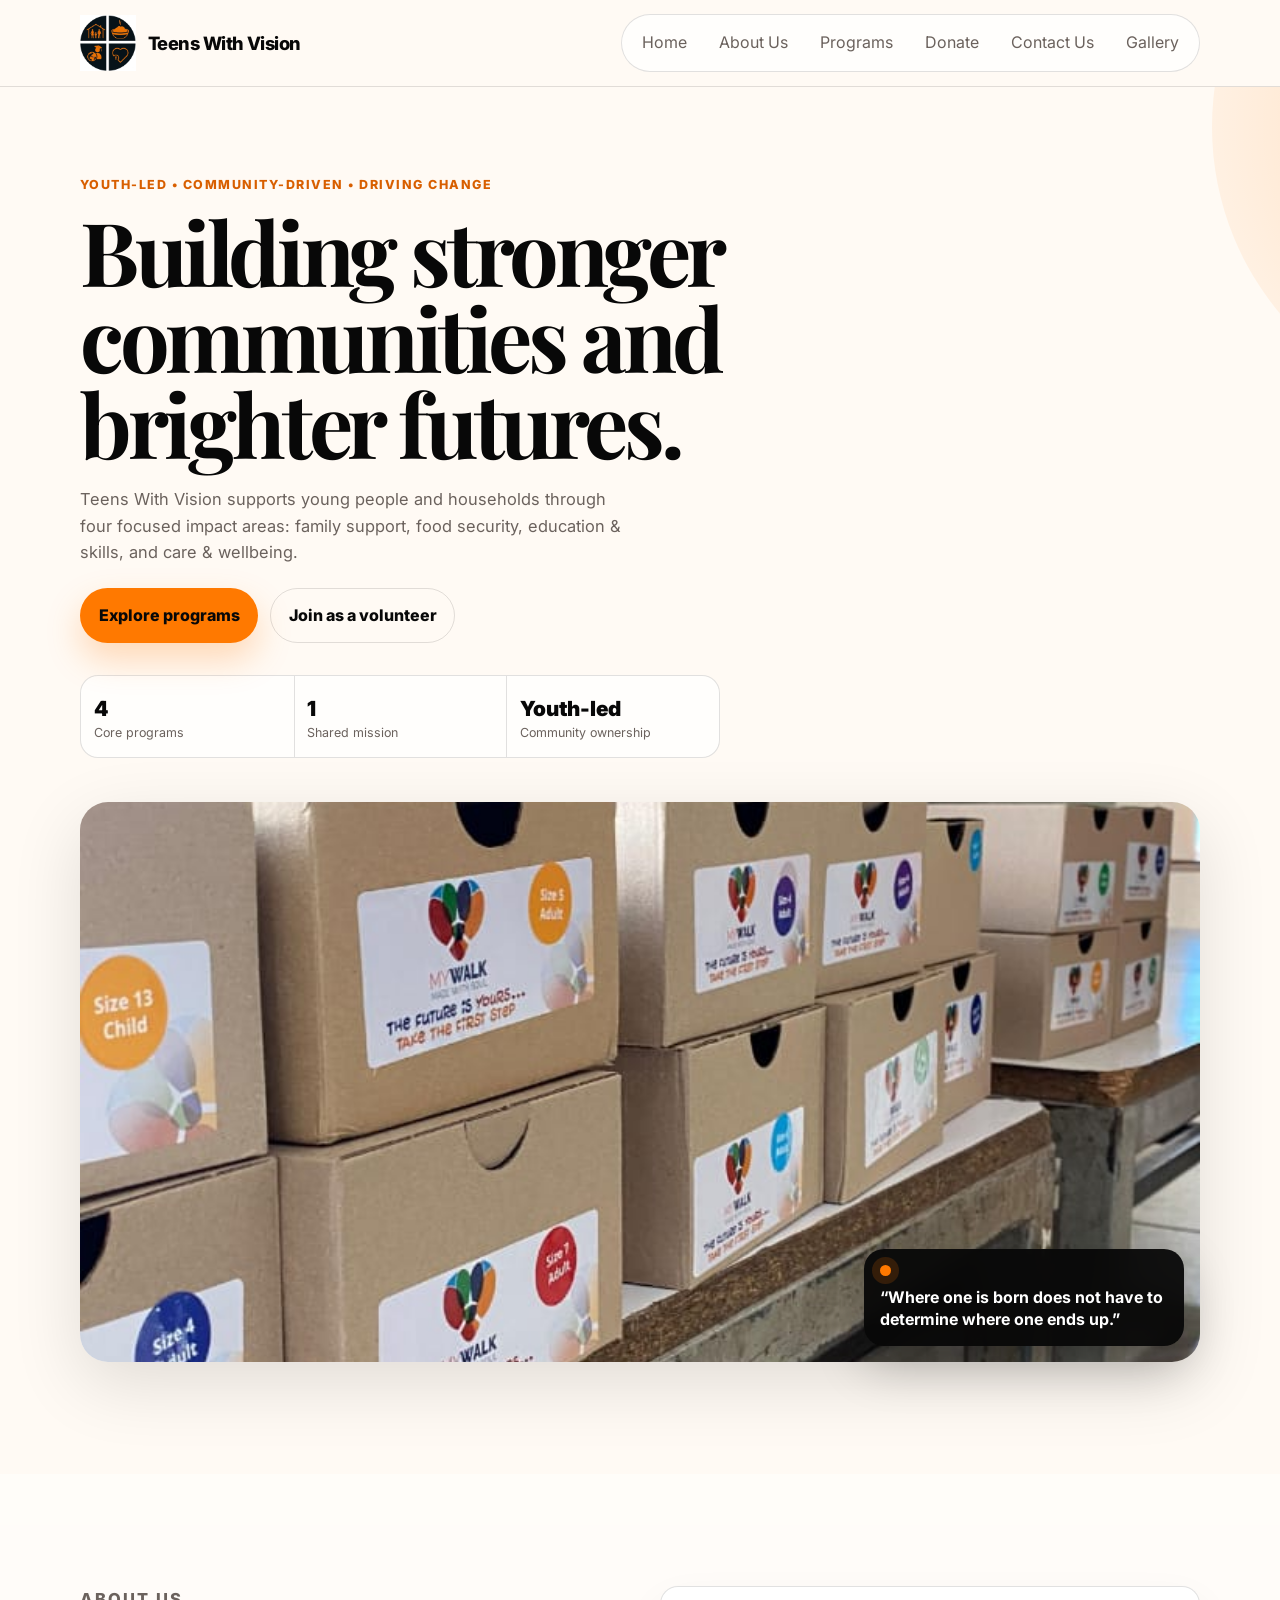
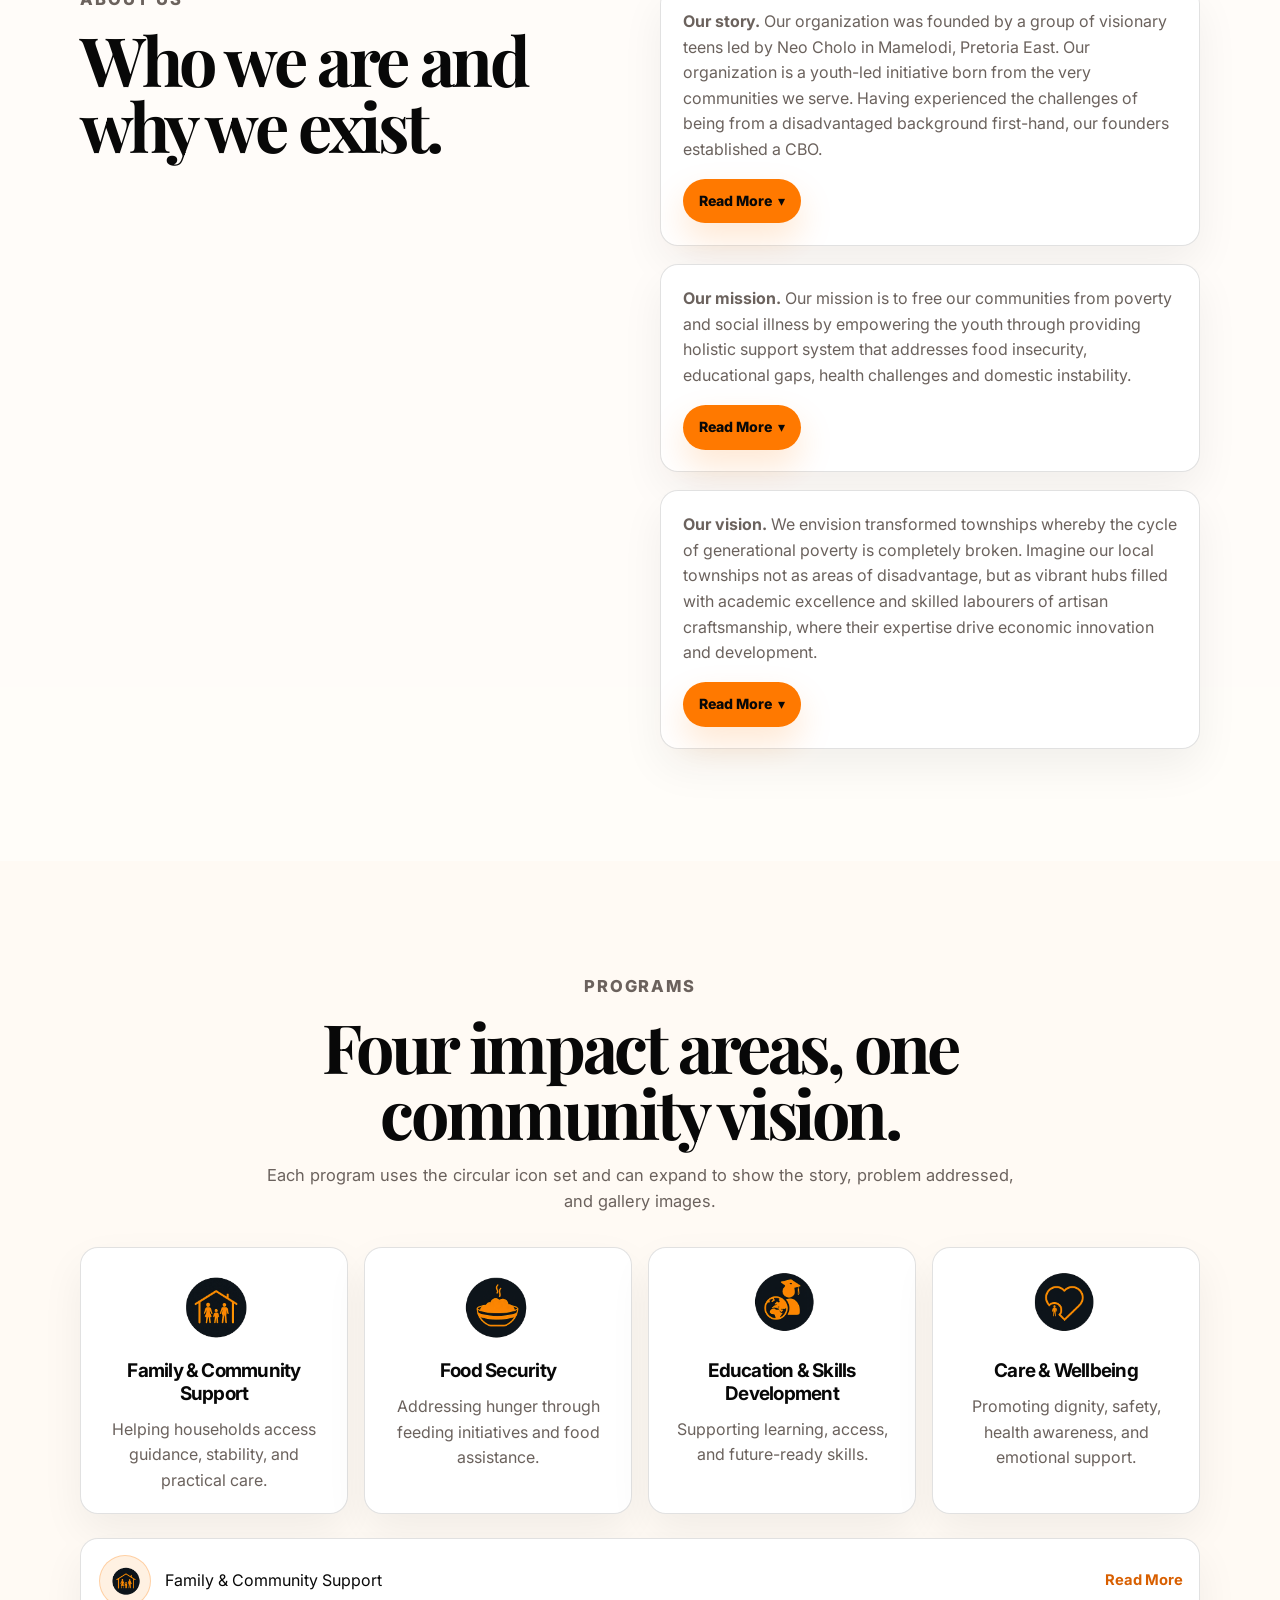
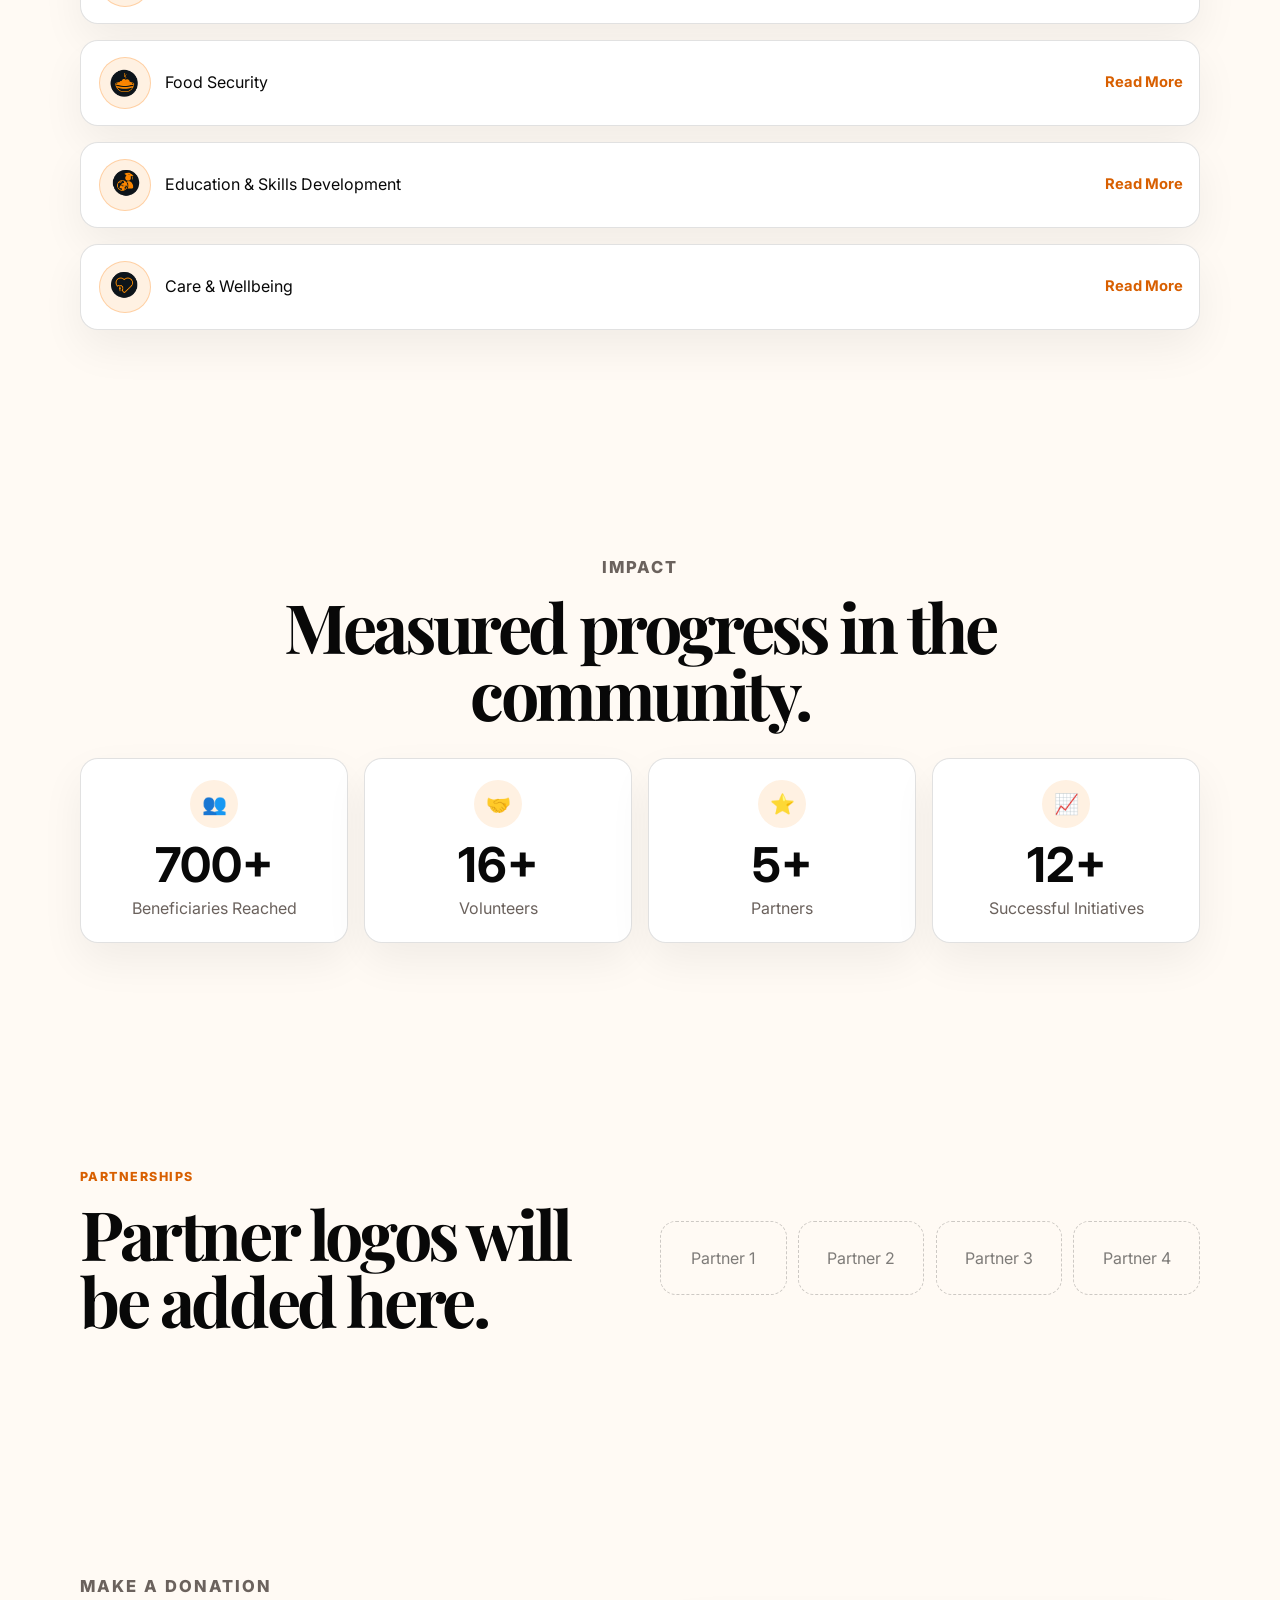
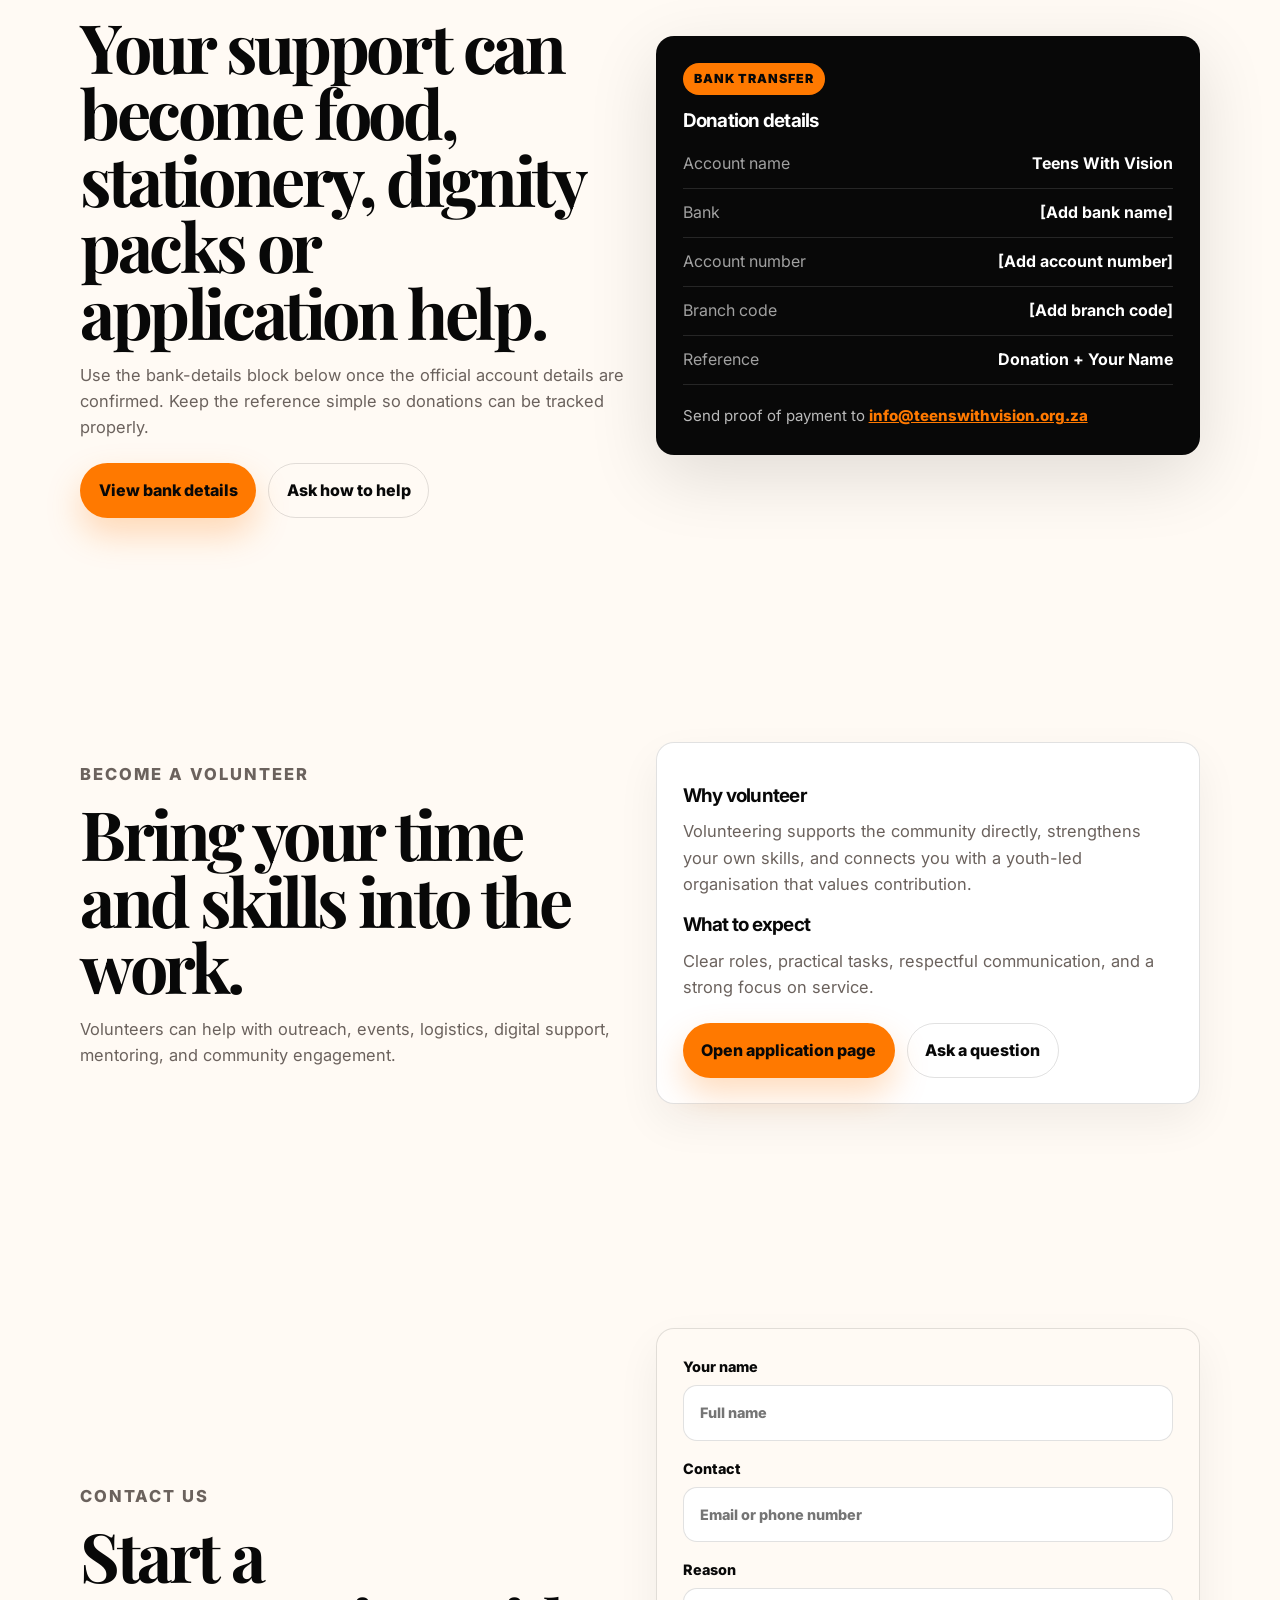
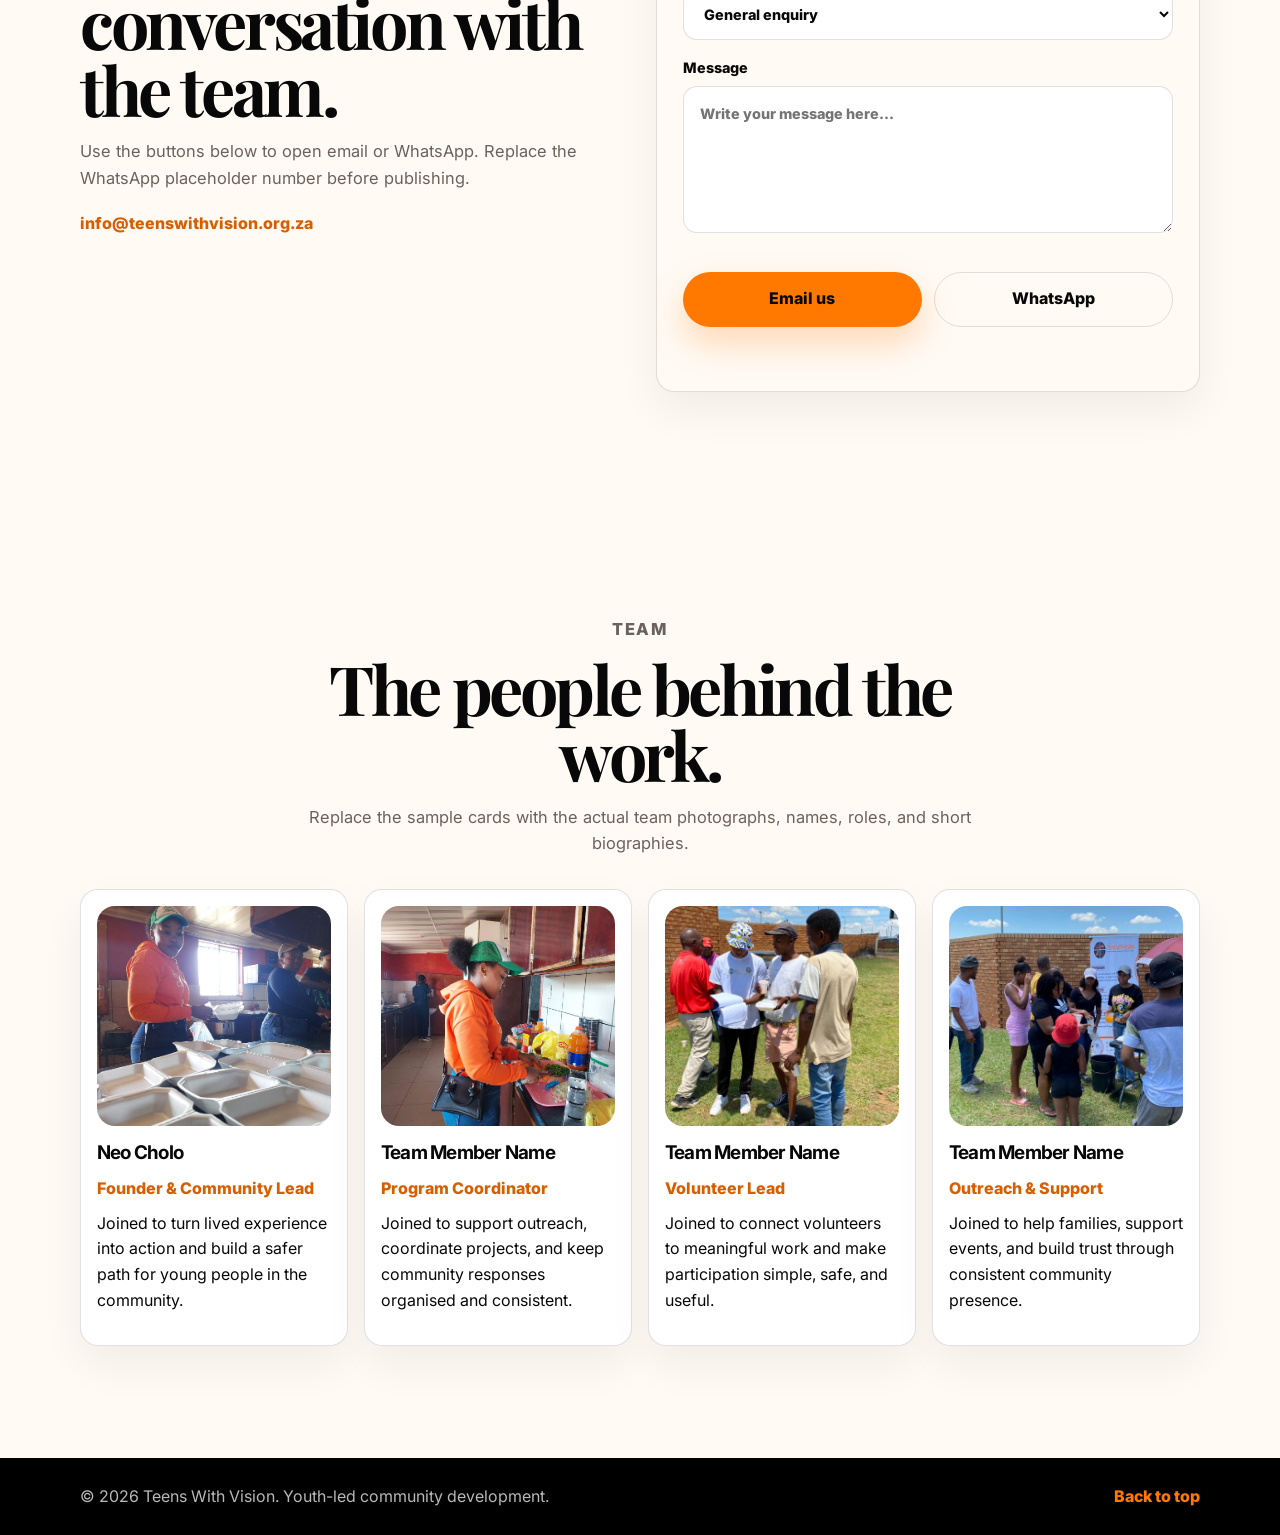
<file: index.html>
<!DOCTYPE html>
<html lang="en">
<head>
  <meta charset="UTF-8" />
  <meta name="viewport" content="width=device-width, initial-scale=1.0" />
  <meta name="description" content="Teens With Vision is a youth-led, community-driven organisation focused on family support, food security, education, and care & wellbeing." />
  <title>Teens With Vision | Community Impact</title>
  <link rel="preconnect" href="https://fonts.googleapis.com" />
  <link rel="preconnect" href="https://fonts.gstatic.com" crossorigin />
  <link href="https://fonts.googleapis.com/css2?family=Inter:wght@400;500;600;700;800;900&family=Playfair+Display:wght@700;800&display=swap" rel="stylesheet" />
  <link rel="stylesheet" href="styles.css" />
</head>
<body>
  <a class="skip-link" href="#main">Skip to content</a>

  <header class="site-header" data-header>
    <div class="nav-wrap">
      <a class="brand" href="index.html" aria-label="Teens With Vision home">
        <img class="brand-logo" src="assets/Logos/Official Icon.jpeg" alt="Teens With Vision logo" />
        <span class="brand-name">Teens With Vision</span>
      </a>

      <button class="nav-toggle" type="button" aria-label="Open menu" aria-expanded="false" aria-controls="site-menu" data-nav-toggle>
        <span></span><span></span><span></span>
      </button>

      <nav class="site-nav" id="site-menu" data-nav-menu>
        <a href="#home">Home</a>
        <a href="#about">About Us</a>
        <a href="#programs">Programs</a>
        <a href="#donate">Donate</a>
        <a href="#contact">Contact Us</a>
        <a href="gallery.html">Gallery</a>
      </nav>
    </div>
  </header>

  <main id="main">
    <section class="hero section-pad" id="home">
      <div class="hero-grid container">
        <div class="hero-copy reveal">
          <p class="eyebrow">Youth-led • Community-driven • Driving Change</p>
          <h1>Building stronger communities and brighter futures.</h1>
          <p class="hero-lead">Teens With Vision supports young people and households through four focused impact areas: family support, food security, education & skills, and care & wellbeing.</p>
          <div class="hero-actions">
            <a class="btn btn-primary" href="#programs" data-ripple>Explore programs</a>
            <a class="btn btn-secondary" href="#volunteer" data-ripple>Join as a volunteer</a>
          </div>
          <dl class="impact-strip" aria-label="Organisation overview">
            <div><dt>4</dt><dd>Core programs</dd></div>
            <div><dt>1</dt><dd>Shared mission</dd></div>
            <div><dt>Youth-led</dt><dd>Community ownership</dd></div>
          </dl>
        </div>
      </div>
    </section>

    <section class="feature-image section-pad" aria-label="Featured community image">
      <div class="container">
        <div class="hero-visual reveal delay-1">
          <img src="assets/Media/22.jpeg" alt="Young people in the community engaging in a support activity" />
          <div class="floating-card">
            <span class="dot"></span>
            <p>“Where one is born does not have to determine where one ends up.”</p>
          </div>
        </div>
      </div>
    </section>

    <section class="about section-pad" id="about">
      <div class="container about-grid">
        <div class="section-heading reveal">
          <p class="eyebrow">About Us</p>
          <h2>Who we are and why we exist.</h2>
        </div>

        <div class="about-content reveal delay-1">
          <article class="about-card">
            <p><strong>Our story.</strong> Our organization was founded by a group of visionary teens led by Neo Cholo in Mamelodi, Pretoria East. Our organization is a youth-led initiative born from the very communities we serve. Having experienced the challenges of being from a disadvantaged background first-hand, our founders established a CBO.</p>
            
            <div class="read-more-content" id="about-story-more">
              <div>
                <p>to dismantle the socio-economic economic barriers that hinder the educational and economic development of the township youth. We are dedicated to fighting poverty and socio-economic hardships through sustainable, community-driven interventions.</p>
              </div>
            </div>
            <button class="read-more-btn" type="button" aria-expanded="false" aria-controls="about-story-more" data-read-more-toggle>
              <span class="label">Read More</span>
              <span class="chevron" aria-hidden="true">▾</span>
            </button>
          </article>

          <article class="about-card">
            <p><strong>Our mission.</strong> Our mission is to free our communities from poverty and social illness by empowering the youth through providing holistic support system that addresses food insecurity, educational gaps, health challenges and domestic instability.</p>
            
            <div class="read-more-content" id="about-mission-more">
              <div>
                <p>Making sure that our townships are clean, safe and consist of a thriving community.</p>
              </div>
            </div>
            <button class="read-more-btn" type="button" aria-expanded="false" aria-controls="about-mission-more" data-read-more-toggle>
              <span class="label">Read More</span>
              <span class="chevron" aria-hidden="true">▾</span>
            </button>
          </article>

          <article class="about-card">
            <p><strong>Our vision.</strong> We envision transformed townships whereby the cycle of generational poverty is completely broken. Imagine our local townships not as areas of disadvantage, but as vibrant hubs filled with academic excellence and skilled labourers of artisan craftsmanship, where their expertise drive economic innovation and development.</p>
            
            <div class="read-more-content" id="about-vision-more">
              <div>
                <p>We see a future where child-headed homes are a thing of the past, whereby every household is secure and stable. A future where young people from ko kasi being afforded a real fair chance in life; walking confidently into adulthood equipped with tertiary degrees, specialized skills and being able to build thriving enterprises as entrepreneurs. In this reality, where one is born doesn't dictates their destination and economic uplift and financial freedom is possible for all.</p>
              </div>
            </div>
            <button class="read-more-btn" type="button" aria-expanded="false" aria-controls="about-vision-more" data-read-more-toggle>
              <span class="label">Read More</span>
              <span class="chevron" aria-hidden="true">▾</span>
            </button>
          </article>
        </div>
      </div>
    </section>

    <section class="program-summary section-pad" id="programs">
      <div class="container">
        <div class="section-heading center reveal">
          <p class="eyebrow">Programs</p>
          <h2>Four impact areas, one community vision.</h2>
          <p>Each program uses the circular icon set and can expand to show the story, problem addressed, and gallery images.</p>
        </div>

        <div class="program-overview">
          <article class="program-overview-card reveal">
            <img src="assets/Logos/Family.png" alt="" aria-hidden="true" />
            <h3>Family &amp; Community Support</h3>
            <p>Helping households access guidance, stability, and practical care.</p>
          </article>
          <article class="program-overview-card reveal delay-1">
            <img src="assets/Logos/Food.png" alt="" aria-hidden="true" />
            <h3>Food Security</h3>
            <p>Addressing hunger through feeding initiatives and food assistance.</p>
          </article>
          <article class="program-overview-card reveal delay-2">
            <img src="assets/Logos/Education.png" alt="" aria-hidden="true" />
            <h3>Education &amp; Skills Development</h3>
            <p>Supporting learning, access, and future-ready skills.</p>
          </article>
          <article class="program-overview-card reveal delay-3">
            <img src="assets/Logos/Well-Being.png" alt="" aria-hidden="true" />
            <h3>Care &amp; Wellbeing</h3>
            <p>Promoting dignity, safety, health awareness, and emotional support.</p>
          </article>
        </div>

        <div class="program-detailed-grid">
          <details class="program-detail reveal">
            <summary>
              <span class="program-summary-icon"><img src="assets/Logos/Family.png" alt="" aria-hidden="true" /></span>
              <span>Family &amp; Community Support</span>
              <strong>Read More</strong>
            </summary>
            <div class="detail-content">
              <div>
                <h3>Program Story</h3>
                <p>We advocate for social welfare and psychosocial services to the vulnerable kids, like child-headed homes, or those facing abuse, which gives them the safety net. As clearing the immediate trauma blocking a child's development, we develop a society of responsible functional citizens. As a stable home puts down the heavy burdens of survival and allows one to pick up their books and change their lives.</p>
                <p><strong>Problem addressed:</strong> household instability, lack of guidance, and vulnerable children needing support.</p>
              </div>
              <div class="gallery-mini">
                <img src="assets/Media/2.jpeg" alt="Community support image 1" />
                <img src="assets/Media/3.jpeg" alt="Community support image 2" />
                <img src="assets/Media/4.jpeg" alt="Community support image 3" />
              </div>
            </div>
          </details>

          <details class="program-detail reveal delay-1">
            <summary>
              <span class="program-summary-icon"><img src="assets/Logos/Food.png" alt="" aria-hidden="true" /></span>
              <span>Food Security</span>
              <strong>Read More</strong>
            </summary>
            <div class="detail-content">
              <div>
                <h3>Program Story</h3>
                <p><i>The story behind it:</i> As Teens growing in Mamelodi, we saw our own friends going to bed hungry, waking up with no energy to even look at a textbook. As a learner you cannot focus when you are hungry thus even writing an exam on an empty stomach is close to impossible. This leads to obtaining lower grades or even sometimes failing thus one cannot achieve educational prosperity under such circumstances.</p>
                <p><strong>The Nutritional Support Initiatives:</strong> Fighting hunger through soup kitchens, school feeding scheme advocacy and the distribution of food parcels and food vouchers to vulnerable families. As we believe that feeding our youth gives them the strength to fight for their dreams.</p>
                <p><strong>Problem addressed:</strong> hunger, food shortages, and the daily pressure of unreliable meals.</p>
              </div>
              <div class="gallery-mini">
                <img src="assets/Media/5.jpeg" alt="Food security image 1" />
                <img src="assets/Media/6.jpeg" alt="Food security image 2" />
                <img src="assets/Media/7.jpeg" alt="Food security image 3" />
              </div>
            </div>
          </details>

          <details class="program-detail reveal delay-2">
            <summary>
              <span class="program-summary-icon"><img src="assets/Logos/Education.png" alt="" aria-hidden="true" /></span>
              <span>Education &amp; Skills Development</span>
              <strong>Read More</strong>
            </summary>
            <div class="detail-content">
              <div>
                <h3>Program Story</h3>
                <p><i>The story behind it:</i> Talent is evenly distributed but opportunity is not. Many brilliant township kids missed out on higher education because of lack of school uniform, stationery, university application fees or guidance on how to apply for bursaries.</p>
                <p><strong>Academic excellence and Career Development:</strong> We focus on improving literacy, providing school uniforms and stationery, facilitating assisted tertiary and bursary applications. We also connect the youth to career fairs, bursary fairs and skills development workshops. In doing so this program provides the literal keys to the economy through the efforts to remove academic barriers.</p>
                <p><strong>Problem addressed:</strong> educational barriers, lack of resources, and limited skills pathways.</p>
              </div>
              <div class="gallery-mini">
                <img src="assets/Media/8.jpeg" alt="Education image 1" />
                <img src="assets/Media/9.jpeg" alt="Education image 2" />
                <img src="assets/Media/10.jpeg" alt="Education image 3" />
              </div>
            </div>
          </details>

          <details class="program-detail reveal delay-3">
            <summary>
              <span class="program-summary-icon"><img src="assets/Logos/Well-Being.png" alt="" aria-hidden="true" /></span>
              <span>Care &amp; Wellbeing</span>
              <strong>Read More</strong>
            </summary>
            <div class="detail-content">
              <div>
                <h3>Program Story</h3>
                <p><i>The story behind it:</i> It broke our hearts to see girls missing school for a week every month just because they couldn't afford pads or guys losing their way, ending up become drug addicts or commit suicide because of stress and depression or children being sick because of staying near dumping grounds.</p>
                <p><strong>Health, Wellness and Environmental Stewardship initiatives:</strong> We focus on ensuring dignity through providing sanitary pads and basic hygiene packs, advocating for mental health illness awareness and leading community clean-up campaigns to protect our local environment. As restoring personal and environmental dignity directly impacts a youth's self worth and the confidence they have in claiming spaces and participating in their education and job market.</p>
                <p><strong>Problem addressed:</strong> health challenges, stress, neglect, and poor wellbeing.</p>
              </div>
              <div class="gallery-mini">
                <img src="assets/Media/11.jpeg" alt="Wellbeing image 1" />
                <img src="assets/Media/12.jpeg" alt="Wellbeing image 2" />
                <img src="assets/Media/13.jpeg" alt="Wellbeing image 3" />
              </div>
            </div>
          </details>
        </div>
      </div>
    </section>

    <section class="impact section-pad" id="impact">
      <div class="container">
        <div class="section-heading center reveal">
          <p class="eyebrow">Impact</p>
          <h2>Measured progress in the community.</h2>
        </div>

        <div class="impact-grid">
          <article class="impact-card reveal" data-count="700">
            <span class="impact-icon">👥</span>
            <strong><span class="counter" data-target="700">700</span>+</strong>
            <p>Beneficiaries Reached</p>
          </article>
          <article class="impact-card reveal delay-1" data-count="16">
            <span class="impact-icon">🤝</span>
            <strong><span class="counter" data-target="16">16</span>+</strong>
            <p>Volunteers</p>
          </article>
          <article class="impact-card reveal delay-2" data-count="5">
            <span class="impact-icon">⭐</span>
            <strong><span class="counter" data-target="5">5</span>+</strong>
            <p>Partners</p>
          </article>
          <article class="impact-card reveal delay-3" data-count="12">
            <span class="impact-icon">📈</span>
            <strong><span class="counter" data-target="12">12</span>+</strong>
            <p>Successful Initiatives</p>
          </article>
        </div>
      </div>
    </section>

    <section class="partners section-pad" id="partnerships" aria-labelledby="partners-title">
      <div class="container partners-inner reveal">
        <div>
          <p class="eyebrow">Partnerships</p>
          <h2 id="partners-title">Partner logos will be added here.</h2>
        </div>
        <div class="partner-slots" aria-label="Partner logo placeholders">
          <span>Partner 1</span>
          <span>Partner 2</span>
          <span>Partner 3</span>
          <span>Partner 4</span>
        </div>
      </div>
    </section>

    <section class="donate section-pad" id="donate">
      <div class="container donate-grid">
        <div class="donate-copy reveal">
          <p class="eyebrow">Make a donation</p>
          <h2>Your support can become food, stationery, dignity packs or application help.</h2>
          <p>Use the bank-details block below once the official account details are confirmed. Keep the reference simple so donations can be tracked properly.</p>
          <div class="donate-actions">
            <a class="btn btn-primary" href="#bank-details" data-ripple>View bank details</a>
            <a class="btn btn-secondary" href="#contact" data-ripple>Ask how to help</a>
          </div>
        </div>

        <aside class="bank-card reveal delay-1" id="bank-details" aria-labelledby="bank-title">
          <p class="bank-label">Bank transfer</p>
          <h3 id="bank-title">Donation details</h3>
          <ul>
            <li><span>Account name</span><strong>Teens With Vision</strong></li>
            <li><span>Bank</span><strong>[Add bank name]</strong></li>
            <li><span>Account number</span><strong>[Add account number]</strong></li>
            <li><span>Branch code</span><strong>[Add branch code]</strong></li>
            <li><span>Reference</span><strong>Donation + Your Name</strong></li>
          </ul>
          <p class="proof-note">Send proof of payment to <a href="mailto:info@teenswithvision.org.za">info@teenswithvision.org.za</a></p>
        </aside>
      </div>
    </section>

    <section class="volunteer section-pad" id="volunteer">
      <div class="container volunteer-grid">
        <div class="section-heading reveal">
          <p class="eyebrow">Become a Volunteer</p>
          <h2>Bring your time and skills into the work.</h2>
          <p>Volunteers can help with outreach, events, logistics, digital support, mentoring, and community engagement.</p>
        </div>

        <div class="volunteer-copy reveal delay-1">
          <h3>Why volunteer</h3>
          <p>Volunteering supports the community directly, strengthens your own skills, and connects you with a youth-led organisation that values contribution.</p>
          <h3>What to expect</h3>
          <p>Clear roles, practical tasks, respectful communication, and a strong focus on service.</p>
          <div class="hero-actions">
            <a class="btn btn-primary" href="volunteer.html#application-form" data-ripple>Open application page</a>
            <a class="btn btn-secondary" href="#contact" data-ripple>Ask a question</a>
          </div>
        </div>
      </div>
    </section>

    <section class="contact section-pad" id="contact">
      <div class="container contact-grid">
        <div class="contact-copy reveal">
          <p class="eyebrow">Contact Us</p>
          <h2>Start a conversation with the team.</h2>
          <p>Use the buttons below to open email or WhatsApp. Replace the WhatsApp placeholder number before publishing.</p>
          <div class="contact-details">
            <a href="mailto:info@teenswithvision.org.za">info@teenswithvision.org.za</a>
          </div>
        </div>

        <form class="contact-form reveal delay-1" data-contact-form>
          <label>
            <span>Your name</span>
            <input type="text" name="name" autocomplete="name" placeholder="Full name" required />
          </label>
          <label>
            <span>Contact</span>
            <input type="text" name="contact" autocomplete="email" placeholder="Email or phone number" required />
          </label>
          <label>
            <span>Reason</span>
            <select name="reason" required>
              <option value="General enquiry">General enquiry</option>
              <option value="Volunteer enquiry">Volunteer enquiry</option>
              <option value="Partnership enquiry">Partnership enquiry</option>
              <option value="Donation enquiry">Donation enquiry</option>
            </select>
          </label>
          <label>
            <span>Message</span>
            <textarea name="message" rows="5" placeholder="Write your message here..." required></textarea>
          </label>
          <div class="form-actions">
            <button class="btn btn-primary" type="submit" data-submit-method="email" data-ripple>Email us</button>
            <button class="btn btn-secondary" type="submit" data-submit-method="whatsapp" data-ripple>WhatsApp</button>
          </div>
          <p class="form-status" data-form-status role="status" aria-live="polite"></p>
        </form>
      </div>
    </section>

    <section class="team section-pad" id="team">
      <div class="container">
        <div class="section-heading center reveal">
          <p class="eyebrow">Team</p>
          <h2>The people behind the work.</h2>
          <p>Replace the sample cards with the actual team photographs, names, roles, and short biographies.</p>
        </div>

        <div class="team-grid">
          <article class="team-card reveal">
            <img src="assets/Media/14.jpeg" alt="Team member photograph" />
            <div>
              <h3>Neo Cholo</h3>
              <p class="role">Founder &amp; Community Lead</p>
              <p>Joined to turn lived experience into action and build a safer path for young people in the community.</p>
            </div>
          </article>
          <article class="team-card reveal delay-1">
            <img src="assets/Media/15.jpeg" alt="Team member photograph" />
            <div>
              <h3>Team Member Name</h3>
              <p class="role">Program Coordinator</p>
              <p>Joined to support outreach, coordinate projects, and keep community responses organised and consistent.</p>
            </div>
          </article>
          <article class="team-card reveal delay-2">
            <img src="assets/Media/16.jpeg" alt="Team member photograph" />
            <div>
              <h3>Team Member Name</h3>
              <p class="role">Volunteer Lead</p>
              <p>Joined to connect volunteers to meaningful work and make participation simple, safe, and useful.</p>
            </div>
          </article>
          <article class="team-card reveal delay-3">
            <img src="assets/Media/17.jpeg" alt="Team member photograph" />
            <div>
              <h3>Team Member Name</h3>
              <p class="role">Outreach &amp; Support</p>
              <p>Joined to help families, support events, and build trust through consistent community presence.</p>
            </div>
          </article>
        </div>
      </div>
    </section>
  </main>

  <footer class="site-footer">
    <div class="container footer-inner">
      <p>© <span data-year></span> Teens With Vision. Youth-led community development.</p>
      <a href="#home">Back to top</a>
    </div>
  </footer>

  <script src="script.js"></script>
</body>
</html>
</file>
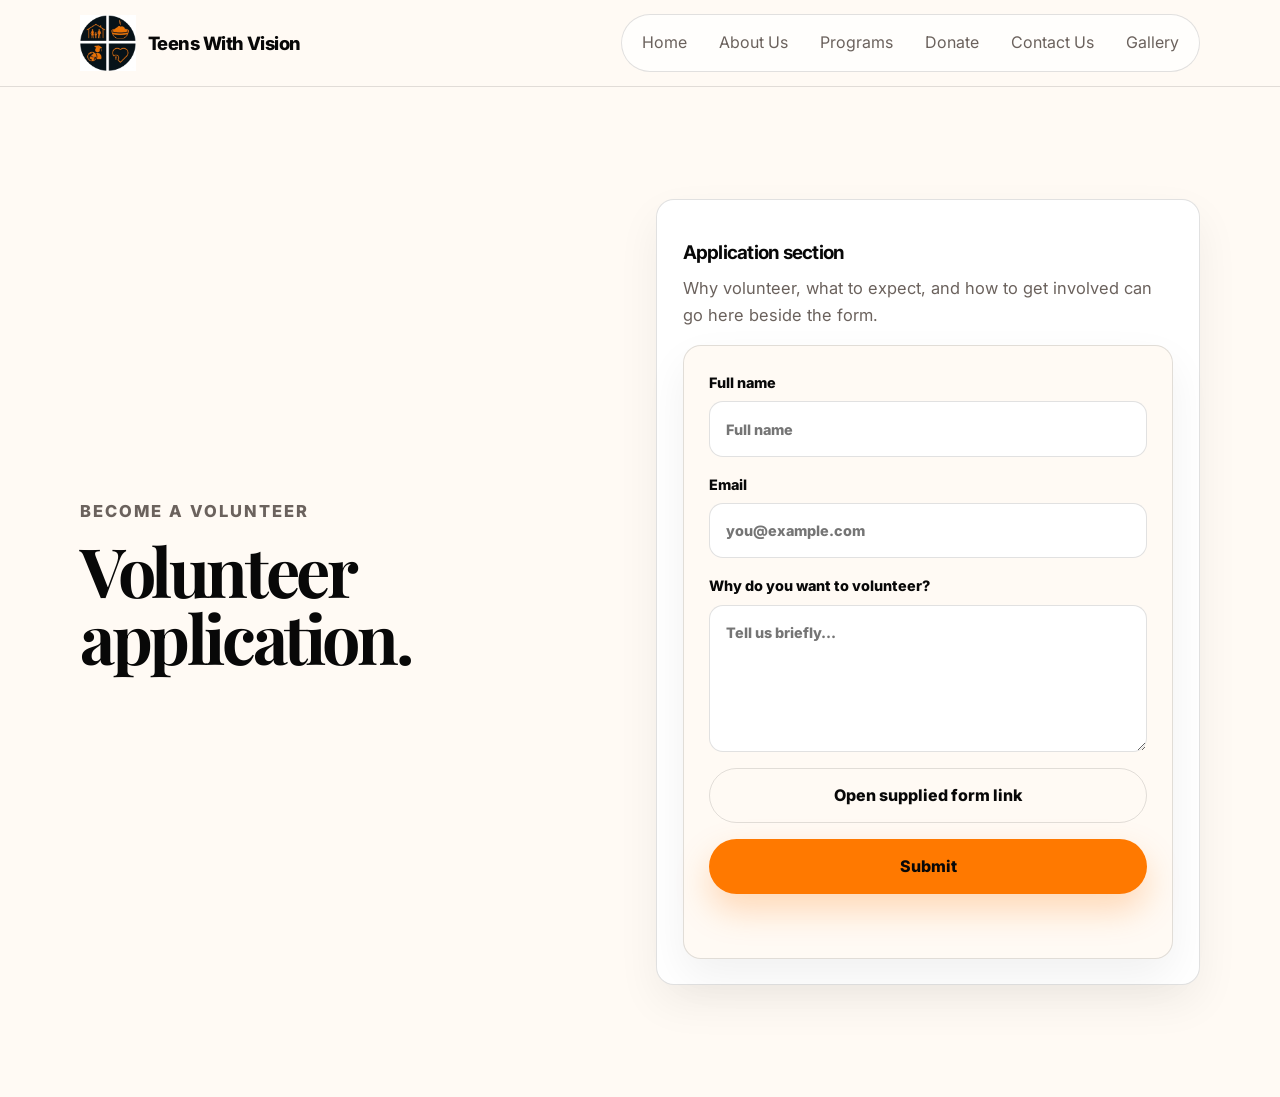
<file: volunteer.html>
<!DOCTYPE html>
<html lang="en">
<head>
  <meta charset="UTF-8" />
  <meta name="viewport" content="width=device-width, initial-scale=1.0" />
  <meta name="description" content="Volunteer application page for Teens With Vision." />
  <title>Teens With Vision | Volunteer</title>
  <link rel="preconnect" href="https://fonts.googleapis.com" />
  <link rel="preconnect" href="https://fonts.gstatic.com" crossorigin />
  <link href="https://fonts.googleapis.com/css2?family=Inter:wght@400;500;600;700;800;900&family=Playfair+Display:wght@700;800&display=swap" rel="stylesheet" />
  <link rel="stylesheet" href="styles.css" />
</head>
<body>
  <header class="site-header is-scrolled" data-header>
    <div class="nav-wrap">
      <a class="brand" href="index.html" aria-label="Teens With Vision home">
          <img
              class="brand-logo"
              src="assets/Logos/Official Icon.jpeg"
              alt="Teens With Vision logo">

          <span class="brand-name">
              Teens With Vision
          </span>
      </a>
      <button
          class="nav-toggle"
          type="button"
          aria-label="Open menu"
          aria-expanded="false"
          aria-controls="site-menu"
          data-nav-toggle>

          <span></span>
          <span></span>
          <span></span>
      </button>

      <nav class="site-nav"
          id="site-menu"
          data-nav-menu>

          <a href="index.html">Home</a>
          <a href="index.html#about">About Us</a>
          <a href="index.html#programs">Programs</a>
          <a href="index.html#donate">Donate</a>
          <a href="index.html#contact">Contact Us</a>
          <a href="gallery.html">Gallery</a>

      </nav>
    </div>
  </header>

  <main>
    <section class="section-pad">
      <div class="container volunteer-grid">
        <div class="section-heading">
          <p class="eyebrow">Become a Volunteer</p>
          <h2>Volunteer application.</h2>
        </div>

        <div class="volunteer-copy" id="application-form">
          <h3>Application section</h3>
          <p>Why volunteer, what to expect, and how to get involved can go here beside the form.</p>

          <form class="contact-form" id="volunteer-form">
            <label>
              <span>Full name</span>
              <input type="text" required placeholder="Full name" />
            </label>
            <label>
              <span>Email</span>
              <input type="email" required placeholder="you@example.com" />
            </label>
            <label>
              <span>Why do you want to volunteer?</span>
              <textarea rows="5" required placeholder="Tell us briefly..."></textarea>
            </label>
            <a class="btn btn-secondary" href="#" data-ripple>Open supplied form link</a>
            <button class="btn btn-primary" type="submit" data-ripple>Submit</button>
            <p class="form-status" id="volunteer-status" role="status" aria-live="polite"></p>
          </form>
        </div>
      </div>
    </section>
  </main>

    <script>
    const form = document.getElementById('volunteer-form');
    const statusEl = document.getElementById('volunteer-status');

    form?.addEventListener('submit', (event) => {
        event.preventDefault();
        statusEl.textContent =
            'Application submitted. Confirmation received.';
    });
    </script>

    <script src="script.js"></script>
</body>
</html>
</file>
<file: styles.css>
:root {
  --orange: #ff7900;
  --orange-dark: #d85f00;
  --orange-soft: #fff1e2;
  --black: #080808;
  --charcoal: #1d1d1f;
  --muted: #6b625d;
  --line: rgba(8, 8, 8, 0.12);
  --white: #ffffff;
  --cream: #fffaf4;
  --shadow: 0 22px 70px rgba(8, 8, 8, 0.12);
  --radius-lg: 28px;
  --radius-md: 18px;
  --radius-sm: 12px;
  --container: 1120px;
}

* { box-sizing: border-box; }

html { scroll-behavior: smooth; }

body {
  margin: 0;
  font-family: Inter, system-ui, -apple-system, BlinkMacSystemFont, "Segoe UI", sans-serif;
  color: var(--black);
  background: var(--cream);
  line-height: 1.6;
}

body.nav-open { overflow: hidden; }

img { max-width: 100%; display: block; }

a { color: inherit; }

button, input, select, textarea { font: inherit; }

.skip-link {
  position: absolute;
  top: -100px;
  left: 1rem;
  z-index: 999;
  padding: 0.75rem 1rem;
  color: var(--white);
  background: var(--black);
  border-radius: 999px;
}

.skip-link:focus { top: 1rem; }

.container {
  width: min(100% - 2rem, var(--container));
  margin-inline: auto;
}

.section-pad { padding: 4rem 0; }

.site-header {
  position: sticky;
  top: 0;
  z-index: 50;
  background: rgba(255, 250, 244, 0.88);
  backdrop-filter: blur(18px);
  border-bottom: 1px solid var(--line);
  transition: box-shadow 220ms ease, background 220ms ease;
}

.site-header.is-scrolled {
  background: rgba(255, 250, 244, 0.96);
  box-shadow: 0 16px 40px rgba(8, 8, 8, 0.08);
}

.nav-wrap {
  width: min(100% - 1.5rem, var(--container));
  min-height: 72px;
  margin-inline: auto;
  display: flex;
  align-items: center;
  justify-content: space-between;
  gap: 1rem;
}

.brand {
  display: flex;
  align-items: center;
  gap: 0.75rem;
  text-decoration: none;
}

.brand-logo {
  width: 48px;
  height: 48px;
  object-fit: contain;
  display: block;
  flex: 0 0 auto;
}

.brand-name {
  font-size: 1.08rem;
  font-weight: 800;
  letter-spacing: -0.03em;
  color: var(--black);
  line-height: 1;
}

.nav-toggle {
  width: 44px;
  height: 44px;
  display: inline-flex;
  flex-direction: column;
  align-items: center;
  justify-content: center;
  gap: 4px;
  background: var(--black);
  border: 1px solid rgba(255, 121, 0, 0.22);
  border-radius: 14px;
  cursor: pointer;
  box-shadow: 0 12px 24px rgba(8, 8, 8, 0.18);
  transition: transform 180ms ease, box-shadow 180ms ease, background 180ms ease;
}

.nav-toggle:hover,
.nav-toggle:focus-visible {
  background: #151515;
  box-shadow: 0 14px 28px rgba(8, 8, 8, 0.22), 0 0 0 4px rgba(255, 121, 0, 0.12);
  outline: none;
}

.nav-toggle span {
  width: 19px;
  height: 2px;
  display: block;
  background: var(--white);
  border-radius: 999px;
  transition: transform 180ms ease, opacity 180ms ease, width 180ms ease;
}

.nav-toggle span:nth-child(2) { width: 14px; margin-left: 5px; }
.nav-toggle[aria-expanded="true"] span:nth-child(1) { transform: translateY(6px) rotate(45deg); }
.nav-toggle[aria-expanded="true"] span:nth-child(2) { opacity: 0; }
.nav-toggle[aria-expanded="true"] span:nth-child(3) { transform: translateY(-6px) rotate(-45deg); }

.site-nav {
  position: fixed;
  inset: 82px 0 auto;
  width: min(100% - 2rem, 420px);
  margin-inline: auto;
  padding: 1rem;
  display: grid;
  gap: 0.35rem;
  background: var(--black);
  color: var(--white);
  border-radius: 24px;
  box-shadow: var(--shadow);
  transform: translateY(-130%);
  opacity: 0;
  pointer-events: none;
  transition: transform 240ms ease, opacity 240ms ease;
}

.site-nav.is-open {
  transform: translateY(0);
  opacity: 1;
  pointer-events: auto;
}

.site-nav a {
  padding: 0.95rem 1rem;
  text-decoration: none;
  border-radius: 16px;
  color: rgba(255, 255, 255, 0.88);
}

.site-nav a:focus,
.site-nav a:hover {
  color: var(--white);
  background: rgba(255, 255, 255, 0.1);
}

.hero {
  position: relative;
  overflow: hidden;
  padding-top: 4.25rem;
  padding-bottom: 2.2rem;
}

.hero::before {
  content: "";
  position: absolute;
  inset: -35% -40% auto auto;
  width: 580px;
  aspect-ratio: 1;
  border-radius: 50%;
  background: radial-gradient(circle, rgba(255, 121, 0, 0.25), rgba(255, 121, 0, 0));
  pointer-events: none;
}

.hero-grid {
  display: grid;
  gap: 2rem;
}

.about-grid,
.contact-grid,
.volunteer-grid,
.donate-grid,
.partners-inner {
  display: grid;
  gap: 2rem;
}

.hero-copy {
  position: relative;
  z-index: 1;
}

.eyebrow {
  margin: 0 0 0.8rem;
  color: var(--orange-dark);
  font-weight: 800;
  font-size: 0.78rem;
  letter-spacing: 0.12em;
  text-transform: uppercase;
}

h1, h2, h3, p { margin-top: 0; }

h1, h2 {
  font-family: "Playfair Display", Georgia, serif;
  line-height: 0.98;
  letter-spacing: -0.05em;
}

h1 {
  max-width: 12ch;
  margin-bottom: 1.25rem;
  font-size: clamp(3rem, 14vw, 5.5rem);
}

h2 {
  margin-bottom: 1rem;
  font-size: clamp(2.15rem, 8vw, 4.25rem);
}

h3 {
  margin-bottom: 0.7rem;
  font-size: 1.18rem;
  line-height: 1.2;
  letter-spacing: -0.04em;
}

.hero-lead,
.section-heading p,
.mission-copy,
.about-copy,
.volunteer-copy p,
.contact-copy p,
.donate-copy p {
  color: var(--muted);
  font-size: 1.03rem;
}

.hero-actions,
.donate-actions,
.form-actions {
  display: flex;
  flex-wrap: wrap;
  gap: 0.75rem;
  margin-top: 1.4rem;
}

.btn {
  position: relative;
  isolation: isolate;
  overflow: hidden;
  min-height: 48px;
  display: inline-flex;
  align-items: center;
  justify-content: center;
  gap: 0.45rem;
  padding: 0.85rem 1.1rem;
  border: 1px solid transparent;
  border-radius: 999px;
  text-decoration: none;
  font-weight: 800;
  cursor: pointer;
  transition: transform 180ms ease, box-shadow 180ms ease, background 180ms ease;
}

.btn-primary {
  color: var(--black);
  background: var(--orange);
  box-shadow: 0 16px 34px rgba(255, 121, 0, 0.26);
}

.btn-secondary {
  color: var(--black);
  background: transparent;
  border-color: var(--line);
}

.btn:hover { transform: translateY(-2px); }
.btn-primary:hover { box-shadow: 0 20px 40px rgba(255, 121, 0, 0.34); }

.ripple {
  position: absolute;
  width: 20px;
  height: 20px;
  border-radius: 50%;
  background: rgba(255, 255, 255, 0.55);
  transform: translate(-50%, -50%) scale(0);
  animation: ripple 560ms ease-out;
  z-index: -1;
}

@keyframes ripple {
  to { transform: translate(-50%, -50%) scale(18); opacity: 0; }
}

.impact-strip {
  margin: 2rem 0 0;
  display: grid;
  grid-template-columns: repeat(3, 1fr);
  border: 1px solid var(--line);
  border-radius: var(--radius-md);
  overflow: hidden;
  background: rgba(255, 255, 255, 0.72);
}

.impact-strip div { padding: 1rem 0.8rem; }
.impact-strip div + div { border-left: 1px solid var(--line); }
.impact-strip dt { font-weight: 900; font-size: 1.3rem; }
.impact-strip dd { margin: 0; color: var(--muted); font-size: 0.78rem; line-height: 1.25; }

.feature-image {
  padding-top: 0;
}

.hero-visual {
  position: relative;
  display: block;
  /* Always visible: the image is clipped by its own border-radius + (on
     desktop) its own max-height, not by the parent. This lets the floating
     card poke outside the image on mobile without also letting the image
     itself spill out. */
  overflow: visible;
  border-radius: var(--radius-lg);
  box-shadow: var(--shadow);
}

.hero-visual img {
  width: 100%;
  height: auto;
  display: block;
  object-fit: cover;
  aspect-ratio: 4 / 3;
  border-radius: var(--radius-lg);
}

.floating-card {
  position: absolute;
  left: 50%;
  bottom: 0;
  /* Mobile: sits straddling the image's bottom edge, half in/half out. */
  transform: translate(-50%, 50%);
  width: calc(100% - 2rem);
  max-width: 320px;

  padding: 1rem;
  color: var(--white);
  background: rgba(8,8,8,.95);
  border-radius: 20px;
  box-shadow: 0 18px 48px rgba(8,8,8,.25);
}

.floating-card p { margin: 0.7rem 0 0; font-weight: 700; line-height: 1.35; }

.dot {
  width: 11px;
  height: 11px;
  display: block;
  background: var(--orange);
  border-radius: 50%;
  box-shadow: 0 0 0 8px rgba(255, 121, 0, 0.16);
}

.section-heading.center {
  max-width: 760px;
  margin-inline: auto;
  text-align: center;
}

.program-overview {
  margin-top: 2rem;
  display: grid;
  gap: 1rem;
}

.program-overview-card,
.team-card,
.impact-card,
.contact-form,
.volunteer-copy,
.program-detail,
.about-card,
.bank-card {
  border: 1px solid var(--line);
  border-radius: var(--radius-md);
  background: var(--white);
  box-shadow: 0 18px 44px rgba(8, 8, 8, 0.06);
}

.program-overview-card {
  padding: 1.2rem;
  text-align: center;
}

.program-overview-card img {
  width: 80px;
  height: 80px;
  margin: 0 auto 0.85rem;
  object-fit: contain;
}

.program-overview-card p {
  margin-bottom: 0;
  color: var(--muted);
}

.program-detailed-grid {
  margin-top: 1.2rem;
  display: grid;
  gap: 1rem;
}

.program-detail {
  overflow: hidden;
}

.program-detail summary {
  list-style: none;
  padding: 1rem 1rem 1rem 1.1rem;
  display: flex;
  align-items: center;
  gap: 0.9rem;
  cursor: pointer;
}

.program-detail summary::-webkit-details-marker { display: none; }

.program-summary-icon {
  width: 52px;
  height: 52px;
  flex: 0 0 auto;
  display: grid;
  place-items: center;
  border-radius: 50%;
  background: var(--orange-soft);
  border: 1px solid rgba(255, 121, 0, 0.28);
}

.program-summary-icon img {
  width: 72%;
  height: 72%;
  object-fit: contain;
}

.program-detail summary strong {
  margin-left: auto;
  color: var(--orange-dark);
  font-size: 0.92rem;
}

.detail-content {
  padding: 0 1.1rem 1.1rem;
  display: grid;
  gap: 1rem;
  color: var(--muted);
}

.detail-content li {
  margin-left: 1.2rem;
}

.gallery-mini {
  display: grid;
  grid-template-columns: repeat(3, 1fr);
  gap: 0.65rem;
}

.gallery-mini img,
.team-card img {
  width: 100%;
  height: 100%;
  object-fit: cover;
  border-radius: 14px;
}

.gallery-mini img { aspect-ratio: 1 / 1; }

.about-grid {
  align-items: start;
}

.about-content {
  display: grid;
  gap: 1rem;
}


.about-card p {
  margin-bottom: 0;
  color: var(--muted);
}

.about-card p + .read-more-btn {
  margin-top: 0.9rem;
}

.about-card {
  padding: 1.2rem;
}

.read-more-btn {
  display: inline-flex;
  align-items: center;
  gap: 0.4rem;
  margin-top: 1rem;
  padding: 0.7rem 1rem;
  border-radius: 999px;
  border: none;
  background: var(--orange);
  color: var(--black);
  font-weight: 800;
  font-size: 0.88rem;
  cursor: pointer;
  box-shadow: 0 16px 34px rgba(255,121,0,.18);
  transition: transform 180ms ease, box-shadow 180ms ease, background 180ms ease;
}

.read-more-btn:hover,
.read-more-btn:focus-visible {
  transform: translateY(-1px);
  box-shadow: 0 18px 38px rgba(255,121,0,.26);
  outline: none;
}

.read-more-btn .chevron {
  display: inline-block;
  transition: transform 220ms ease;
}

.read-more-btn[aria-expanded="true"] .chevron {
  transform: rotate(180deg);
}

.read-more-content {
  display: grid;
  grid-template-rows: 0fr;
  opacity: 0;
  margin-top: 0;
  transition: grid-template-rows 280ms ease, opacity 220ms ease, margin-top 280ms ease;
}

.read-more-content > div {
  overflow: hidden;
}

.read-more-content.is-open {
  grid-template-rows: 1fr;
  opacity: 1;
  margin-top: 0.9rem;
}

.read-more-content p {
  margin: 0;
  color: var(--muted);
}

.team-grid {
  margin-top: 2rem;
  display: grid;
  gap: 1rem;
}

.team-card {
  padding: 1rem;
  display: grid;
  grid-template-columns: 92px 1fr;
  gap: 1rem;
}

.team-card img {
  width: 92px;
  height: 92px;
  border-radius: 18px;
}

.role {
  color: var(--orange-dark);
  font-weight: 800;
  margin-bottom: 0.6rem;
}

.impact-grid {
  margin-top: 2rem;
  display: grid;
  gap: 1rem;
}

.impact-card {
  padding: 1.3rem;
  text-align: center;
}

.impact-icon {
  width: 48px;
  height: 48px;
  margin: 0 auto 0.8rem;
  display: grid;
  place-items: center;
  border-radius: 50%;
  background: var(--orange-soft);
  font-size: 1.25rem;
}

.impact-card strong {
  display: block;
  font-size: clamp(2rem, 8vw, 3rem);
  line-height: 1;
}

.impact-card p {
  margin: 0.45rem 0 0;
  color: var(--muted);
}

.partners-inner {
  align-items: center;
}

.partner-slots {
  display: grid;
  grid-template-columns: repeat(2, 1fr);
  gap: 0.7rem;
}

.partner-slots span {
  min-height: 74px;
  display: grid;
  place-items: center;
  color: rgba(8, 8, 8, 0.52);
  border: 1px dashed rgba(8, 8, 8, 0.2);
  border-radius: 16px;
  background: var(--cream);
}

.bank-card {
  padding: 1.3rem;
  color: var(--white);
  background: var(--black);
  box-shadow: var(--shadow);
}

.bank-label {
  width: fit-content;
  margin-bottom: 0.9rem;
  padding: 0.38rem 0.7rem;
  border-radius: 999px;
  color: var(--black);
  background: var(--orange);
  font-weight: 900;
  font-size: 0.78rem;
  text-transform: uppercase;
  letter-spacing: 0.08em;
}

.bank-card ul {
  list-style: none;
  padding: 0;
  margin: 1.2rem 0;
  display: grid;
  gap: 0.7rem;
}

.bank-card li {
  padding-bottom: 0.7rem;
  display: flex;
  justify-content: space-between;
  gap: 1rem;
  border-bottom: 1px solid rgba(255, 255, 255, 0.12);
}

.bank-card li span {
  color: rgba(255, 255, 255, 0.62);
}

.bank-card li strong {
  text-align: right;
}

.proof-note {
  margin-bottom: 0;
  color: rgba(255, 255, 255, 0.72);
  font-size: 0.94rem;
}

.proof-note a {
  color: var(--orange);
  font-weight: 800;
}

.volunteer-grid {
  align-items: start;
}

.volunteer-copy {
  padding: 1.25rem;
}

.volunteer-copy h3 { margin-top: 1rem; }
.volunteer-copy p:last-child { margin-bottom: 0; }

.partners,
.contact {
  background: var(--cream);
}

.contact-details {
  margin-top: 1.25rem;
  display: grid;
  gap: 0.6rem;
}

.contact-details a {
  width: fit-content;
  color: var(--orange-dark);
  font-weight: 800;
  text-decoration: none;
}

.contact-copy code {
  padding: 0.12rem 0.3rem;
  background: var(--orange-soft);
  border-radius: 6px;
  font-size: 0.92em;
}

.contact-form {
  padding: 1rem;
  display: grid;
  gap: 1rem;
  background: var(--cream);
}

.contact-form label {
  display: grid;
  gap: 0.45rem;
  font-weight: 800;
  font-size: 0.9rem;
}

.contact-form input,
.contact-form select,
.contact-form textarea {
  width: 100%;
  padding: 0.95rem 1rem;
  color: var(--black);
  background: var(--white);
  border: 1px solid var(--line);
  border-radius: 14px;
  outline: none;
  transition: border-color 160ms ease, box-shadow 160ms ease;
}

.contact-form textarea { resize: vertical; }

.contact-form input:focus,
.contact-form select:focus,
.contact-form textarea:focus {
  border-color: var(--orange);
  box-shadow: 0 0 0 4px rgba(255, 121, 0, 0.13);
}

.form-actions .btn { flex: 1; }

.form-status {
  min-height: 1.4rem;
  margin: 0;
  color: var(--muted);
  font-size: 0.92rem;
}

.site-footer {
  padding: 1.6rem 0;
  color: rgba(255, 255, 255, 0.72);
  background: #000;
}

.footer-inner {
  display: grid;
  gap: 0.6rem;
}

.footer-inner p { margin: 0; }
.footer-inner a {
  width: fit-content;
  color: var(--orange);
  font-weight: 800;
  text-decoration: none;
}

.reveal {
  opacity: 0;
  transform: translateY(18px);
  transition: opacity 640ms ease, transform 640ms ease;
}

.reveal.in-view {
  opacity: 1;
  transform: translateY(0);
}

.delay-1 { transition-delay: 100ms; }
.delay-2 { transition-delay: 180ms; }
.delay-3 { transition-delay: 260ms; }

@media (min-width: 680px) {
  .container { width: min(100% - 3rem, var(--container)); }

  .program-overview,
  .team-grid,
  .impact-grid,
  .partner-slots {
    grid-template-columns: repeat(2, 1fr);
  }

  .footer-inner { display: flex; align-items: center; justify-content: space-between; }
}

@media (min-width: 920px) {
  .section-pad { padding: 7rem 0; }

  .nav-wrap { min-height: 86px; }

  .brand-logo {
    width: 56px;
    height: 56px;
  }

  .brand-name {
    display: block;
    font-size: 1.15rem;
  }

  .nav-toggle { display: none; }

  .site-nav {
    position: static;
    width: auto;
    margin: 0;
    padding: 0.35rem;
    display: flex;
    align-items: center;
    gap: 0.2rem;
    color: var(--black);
    background: rgba(255, 255, 255, 0.76);
    border: 1px solid var(--line);
    border-radius: 999px;
    box-shadow: none;
    transform: none;
    opacity: 1;
    pointer-events: auto;
  }

  .site-nav a {
    padding: 0.62rem 0.9rem;
    color: var(--muted);
    border-radius: 999px;
  }

  .site-nav a:hover,
  .site-nav a:focus {
    color: var(--black);
    background: var(--orange-soft);
  }

  .hero {
    padding-top: 5.5rem;
    padding-bottom: 2.8rem;
  }

  /* Hero has only one column of real content (hero-copy). On desktop we let it
     use the full container width instead of sitting in a 1fr/1fr grid that
     leaves the right half empty. */
  .hero-grid {
    display: block;
  }

  .hero-copy {
    max-width: 820px;
    padding-right: 0;
  }

  .hero-copy h1 {
    max-width: 16ch;
  }

  .hero-lead {
    max-width: 56ch;
  }

  .impact-strip {
    max-width: 640px;
  }

  .about-grid,
  .contact-grid,
  .volunteer-grid,
  .donate-grid,
  .partners-inner {
    grid-template-columns: 1fr 1fr;
    align-items: center;
  }

  .feature-image {
    padding-top: 0;
  }

  .hero-visual {
    /* No overflow/max-height here — the image clips itself below. */
  }

  .hero-visual img {
    aspect-ratio: 16 / 10;
    max-height: 560px;
  }

  .floating-card {
    position: absolute;
    right: 1rem;
    left: auto;
    bottom: 1rem;
    transform: none; /* cancel the mobile straddle transform */
    width: min(320px, 42%);
    margin-top: 0;
    margin-left: 0;
    backdrop-filter: blur(12px);
  }

  .about {
    background: rgba(255, 255, 255, 0.42);
  }

  .about-grid {
    gap: 2.5rem;
  }

  .about .section-heading {
    position: sticky;
    top: 100px;
    align-self: start;
    text-align: left;
  }

  .section-heading.center {
    position: static;
    text-align: center;
  }

  .about-content {
    gap: 1.1rem;
  }

  .about-card {
    padding: 1.35rem;
  }

  .program-overview,
  .impact-grid {
    grid-template-columns: repeat(4, 1fr);
  }

  .program-detailed-grid {
    margin-top: 1.5rem;
  }

  .team-grid {
    grid-template-columns: repeat(4, 1fr);
  }

  .team-card {
    grid-template-columns: 1fr;
  }

  .team-card img {
    width: 100%;
    height: 220px;
  }

  .detail-content {
    grid-template-columns: 1.1fr 0.9fr;
    align-items: start;
  }

  .gallery-mini {
    grid-template-columns: 1fr;
  }

  .volunteer-copy,
  .contact-form,
  .bank-card {
    padding: 1.6rem;
  }

  .partners-inner {
    gap: 2.5rem;
  }

  .partner-slots {
    grid-template-columns: repeat(4, 1fr);
  }
}

@media (prefers-reduced-motion: reduce) {
  html { scroll-behavior: auto; }
  *, *::before, *::after {
    animation-duration: 0.01ms !important;
    animation-iteration-count: 1 !important;
    scroll-behavior: auto !important;
    transition-duration: 0.01ms !important;
  }
  .reveal { opacity: 1; transform: none; }
}

.gallery-page-grid {
  margin-top: 2rem;
  display: grid;
  grid-template-columns: repeat(2, 1fr);
  gap: 0.85rem;
}

.gallery-page-grid img {
  width: 100%;
  aspect-ratio: 1 / 1;
  object-fit: cover;
  border-radius: 18px;
  border: 1px solid var(--line);
  box-shadow: 0 18px 34px rgba(8, 8, 8, 0.08);
  cursor: pointer;
  transition: transform 0.3s ease;
}

.gallery-page-grid img:hover {
  transform: scale(1.03);
}

@media (min-width: 720px) {
  .gallery-page-grid {
    grid-template-columns: repeat(3, 1fr);
  }
}

@media (min-width: 1024px) {
  .gallery-page-grid {
    grid-template-columns: repeat(4, 1fr);
  }
}

.lightbox {
  position: fixed;
  inset: 0;
  background: rgba(0,0,0,0.9);
  display: none;
  justify-content: center;
  align-items: center;
  z-index: 1000;
}

.lightbox.active {
  display: flex;
}

.lightbox-image {
  max-width: 90%;
  max-height: 90%;
  border-radius: 12px;
}

.close-lightbox {
  position: absolute;
  top: 20px;
  right: 30px;
  color: white;
  font-size: 3rem;
  cursor: pointer;
}
</file>
